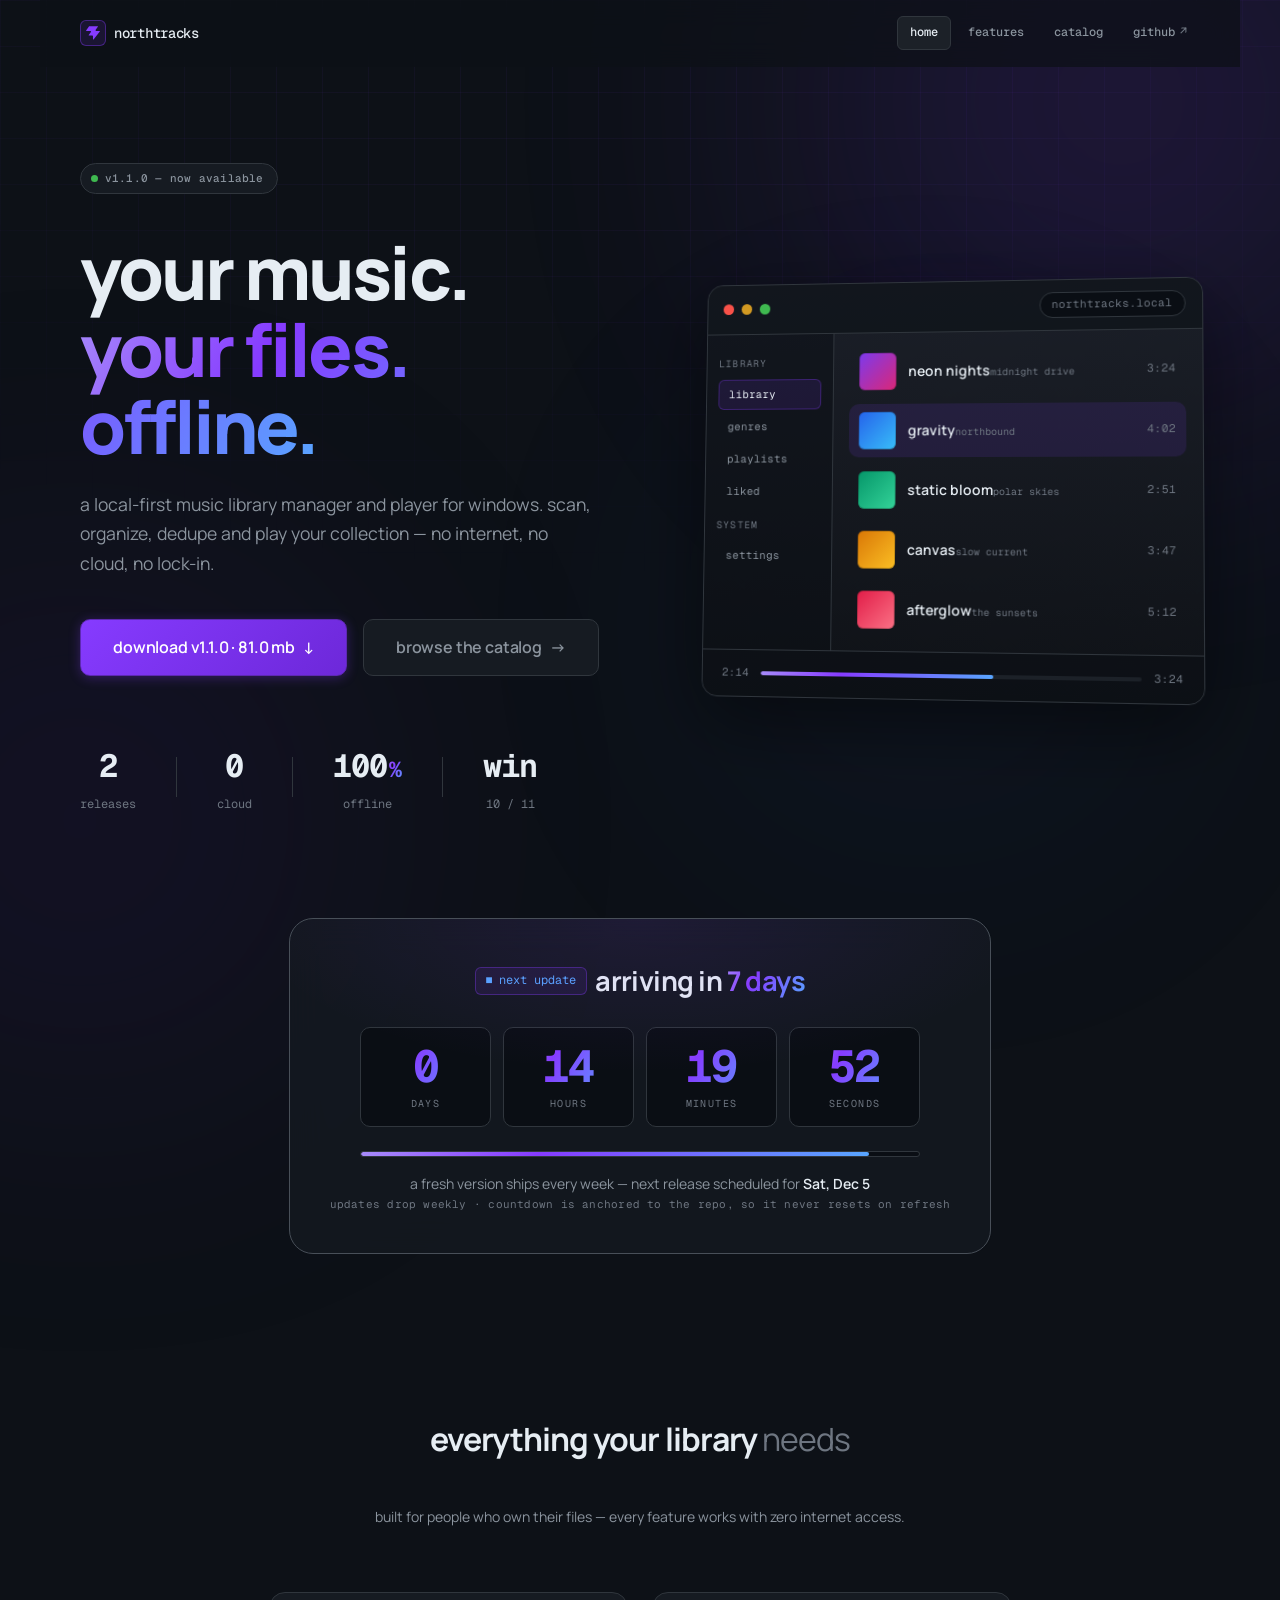
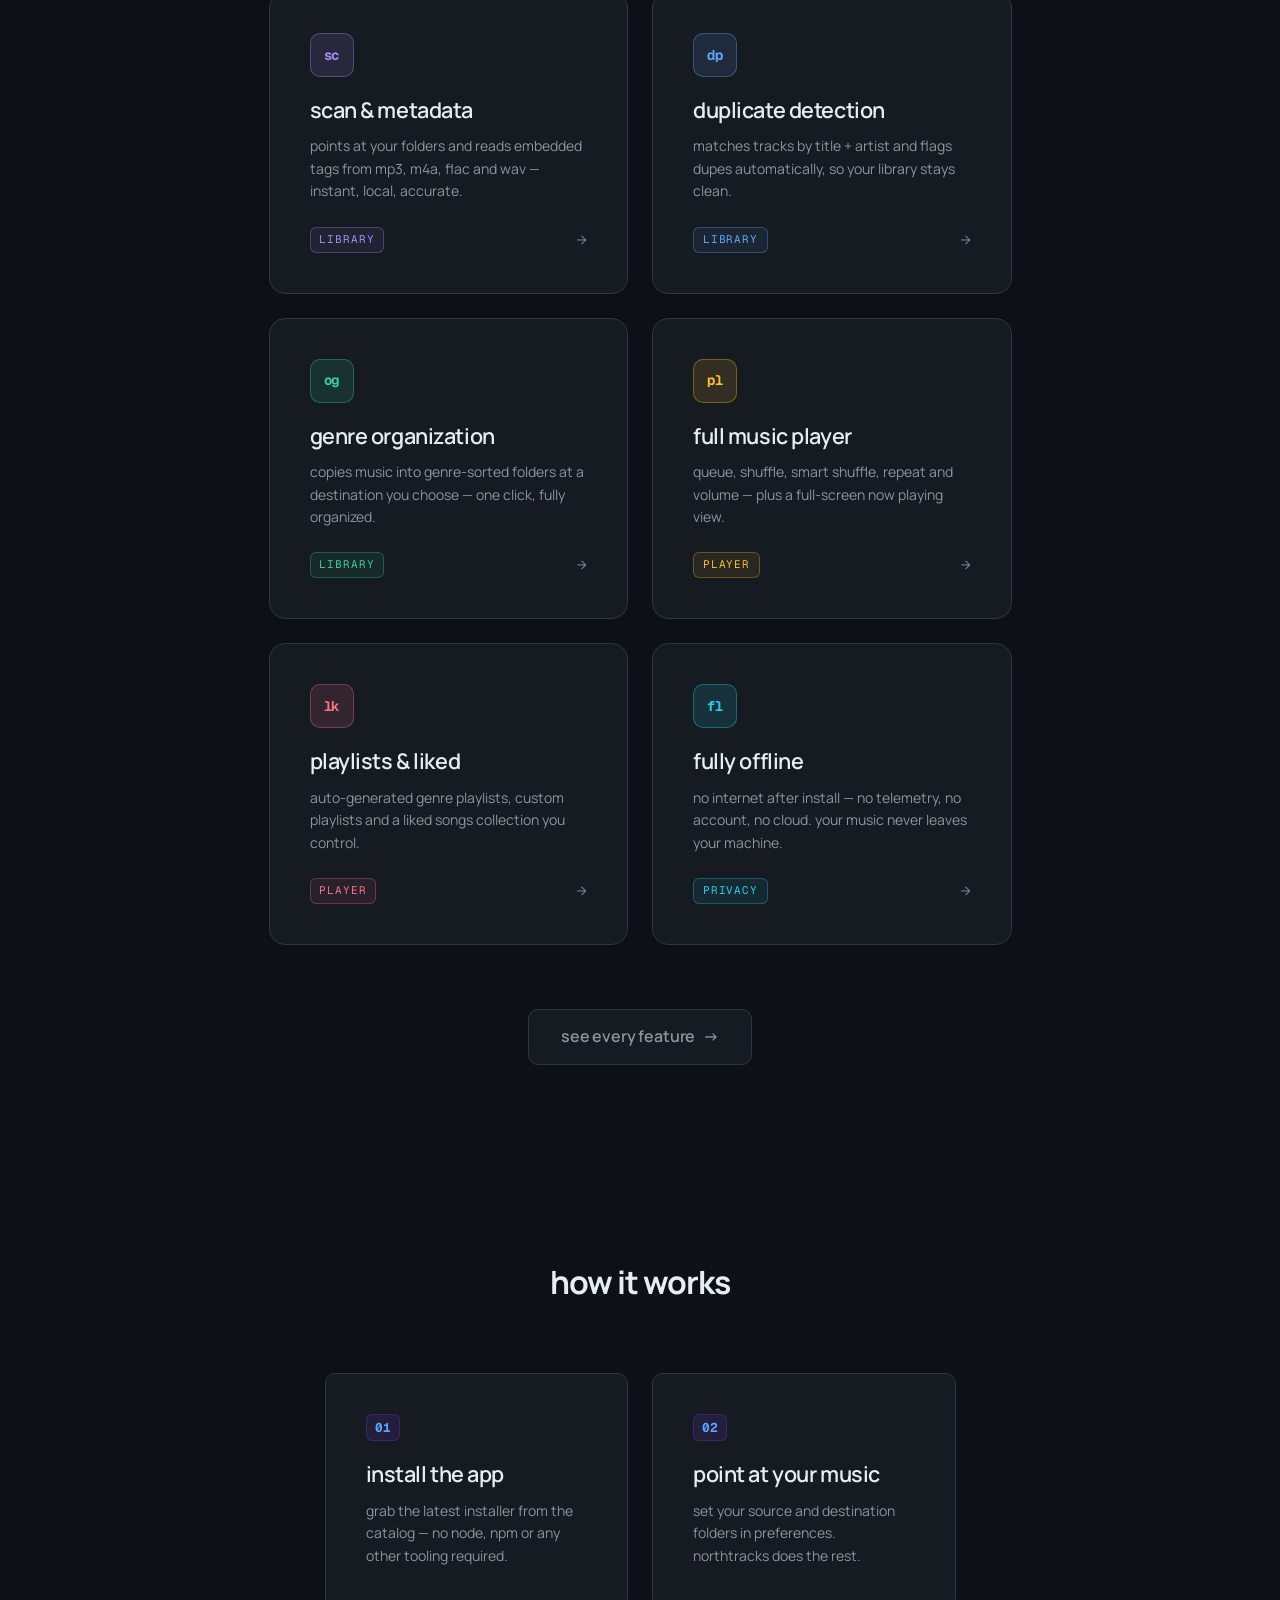
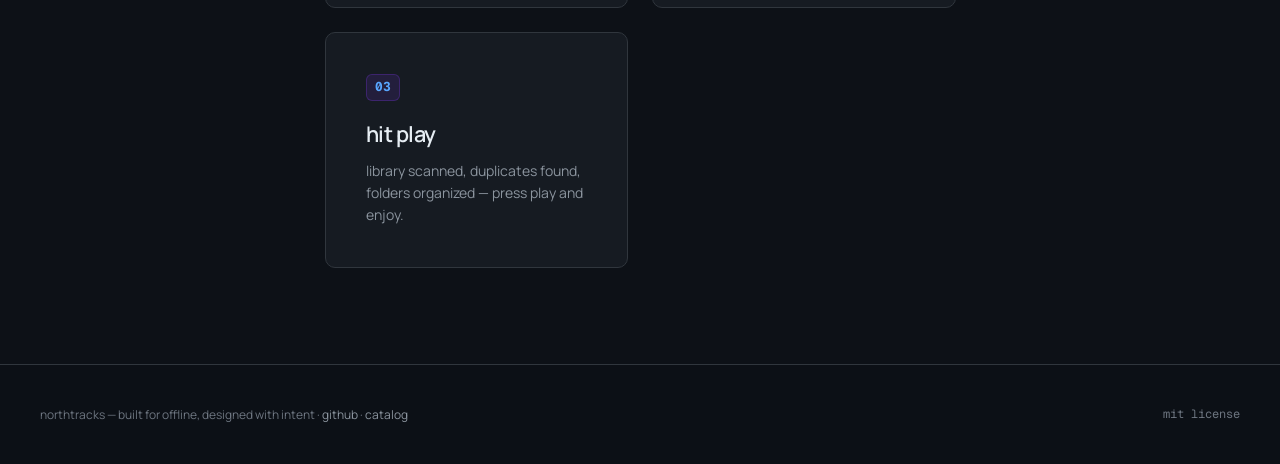
<file: docs/index.html>
<!DOCTYPE html>
<html lang="en">
<head>
    <meta charset="UTF-8">
    <meta name="viewport" content="width=device-width, initial-scale=1.0">
    <title>NorthTracks — local-first music library manager for windows</title>
    <meta name="description" content="NorthTracks is a local-first music library manager and player for Windows. Scan, organize, dedupe and play your music — fully offline.">
    <meta property="og:title" content="NorthTracks — your music. your files. offline.">
    <meta property="og:description" content="A local-first music library manager and player for Windows. Fully offline, no cloud dependency.">
    <link rel="icon" type="image/svg+xml" href="favicon.svg">
    <link rel="preconnect" href="https://fonts.googleapis.com">
    <link rel="preconnect" href="https://fonts.gstatic.com" crossorigin>
    <link href="https://fonts.googleapis.com/css2?family=Manrope:wght@300;400;500;600;700;800&family=Geist+Mono:wght@400;500;600;700&display=swap" rel="stylesheet">
    <link rel="stylesheet" href="shared/styles.css">
</head>
<body>

<div class="glow glow-1"></div>
<div class="glow glow-2"></div>
<div class="glow glow-3"></div>
<div class="bg-grid"></div>

<div class="page">

    <nav class="nav">
        <a class="logo" href="index.html">
            <span class="logo-icon">
                <svg width="14" height="14" fill="none" viewBox="0 0 48 46"><path fill="currentColor" d="M25.946 44.938c-.664.845-2.021.375-2.021-.698V33.937a2.26 2.26 0 0 0-2.262-2.262H10.287c-.92 0-1.456-1.04-.92-1.788l7.48-10.471c1.07-1.497 0-3.578-1.842-3.578H1.237c-.92 0-1.456-1.04-.92-1.788L10.013.474c.214-.297.556-.474.92-.474h28.894c.92 0 1.456 1.04.92 1.788l-7.48 10.471c-1.07 1.498 0 3.579 1.842 3.579h11.377c.943 0 1.473 1.088.89 1.83L25.947 44.94z"/></svg>
            </span>
            <span class="logo-text">northtracks</span>
        </a>
        <div class="nav-links">
            <a href="index.html" class="nav-link active">home</a>
            <a href="features.html" class="nav-link">features</a>
            <a href="releases.html" class="nav-link">catalog</a>
            <a href="https://github.com/mnishantlabs/NorthTracks" class="nav-link" target="_blank" rel="noopener">github <span class="nav-ext">&#8599;</span></a>
        </div>
    </nav>

    <header class="hero">
        <div class="split">

            <div class="hero-copy">
                <div class="hero-badge">
                    <span class="badge">
                        <span class="badge-dot"></span>
                        <span class="badge-text" id="version-badge">v1.1.0 — now available</span>
                    </span>
                </div>

                <h1 class="hero-title">
                    your music.<br>
                    <span class="hero-highlight">your files. offline.</span>
                </h1>

                <p class="hero-subtitle">
                    a local-first music library manager and player for windows.
                    scan, organize, dedupe and play your collection — no internet,
                    no cloud, no lock-in.
                </p>

                <div class="hero-actions">
                    <a class="btn btn-primary btn-lg disabled" id="dl-btn" href="https://github.com/mnishantlabs/NorthTracks/releases">
                        <span class="dl-label">loading latest…</span> <span class="btn-arrow">&darr;</span>
                    </a>
                    <a class="btn btn-ghost btn-lg" href="releases.html">browse the catalog <span class="btn-arrow">&rarr;</span></a>
                </div>

                <div class="stats">
                    <div class="stat">
                        <span class="stat-number" id="stat-releases">2</span>
                        <span class="stat-label">releases</span>
                    </div>
                    <div class="stat-divider"></div>
                    <div class="stat">
                        <span class="stat-number">0</span>
                        <span class="stat-label">cloud</span>
                    </div>
                    <div class="stat-divider"></div>
                    <div class="stat">
                        <span class="stat-number-wrap"><span class="stat-number">100</span><span class="stat-percent">%</span></span>
                        <span class="stat-label">offline</span>
                    </div>
                    <div class="stat-divider"></div>
                    <div class="stat">
                        <span class="stat-number">win</span>
                        <span class="stat-label">10 / 11</span>
                    </div>
                </div>
            </div>

            <div class="mock-wrap reveal">
                <div class="mock-glow"></div>
                <div class="mock">
                    <div class="mock-top">
                        <span class="mock-dot r"></span>
                        <span class="mock-dot y"></span>
                        <span class="mock-dot g"></span>
                        <span class="mock-addr">northtracks.local</span>
                    </div>
                    <div class="mock-body">
                        <div class="mock-side">
                            <span class="mock-side-label">library</span>
                            <span class="mock-side-item active">library</span>
                            <span class="mock-side-item">genres</span>
                            <span class="mock-side-item">playlists</span>
                            <span class="mock-side-item">liked</span>
                            <span class="mock-side-label">system</span>
                            <span class="mock-side-item">settings</span>
                        </div>
                        <div class="mock-main">
                            <div class="mock-row">
                                <span class="mock-cover" style="background:linear-gradient(135deg,#7c3aed,#db2777)"></span>
                                <span class="mock-meta"><span class="mock-title">neon nights</span><span class="mock-artist">midnight drive</span></span>
                                <span class="eq on"><span style="--d:0s"></span><span style="--d:.15s"></span><span style="--d:.3s"></span><span style="--d:.45s"></span><span style="--d:.6s"></span></span>
                                <span class="mock-dur">3:24</span>
                            </div>
                            <div class="mock-row playing">
                                <span class="mock-cover" style="background:linear-gradient(135deg,#2563eb,#38bdf8)"></span>
                                <span class="mock-meta"><span class="mock-title">gravity</span><span class="mock-artist">northbound</span></span>
                                <span class="eq"><span style="--d:0s"></span><span style="--d:.12s"></span><span style="--d:.3s"></span><span style="--d:.5s"></span><span style="--d:.62s"></span></span>
                                <span class="mock-dur">4:02</span>
                            </div>
                            <div class="mock-row">
                                <span class="mock-cover" style="background:linear-gradient(135deg,#059669,#34d399)"></span>
                                <span class="mock-meta"><span class="mock-title">static bloom</span><span class="mock-artist">polar skies</span></span>
                                <span class="eq"><span style="--d:.1s"></span><span style="--d:.3s"></span><span style="--d:.5s"></span><span style="--d:.7s"></span><span style="--d:.2s"></span></span>
                                <span class="mock-dur">2:51</span>
                            </div>
                            <div class="mock-row">
                                <span class="mock-cover" style="background:linear-gradient(135deg,#d97706,#fbbf24)"></span>
                                <span class="mock-meta"><span class="mock-title">canvas</span><span class="mock-artist">slow current</span></span>
                                <span class="eq"><span style="--d:.2s"></span><span style="--d:.4s"></span><span style="--d:.6s"></span><span style="--d:.1s"></span><span style="--d:.5s"></span></span>
                                <span class="mock-dur">3:47</span>
                            </div>
                            <div class="mock-row">
                                <span class="mock-cover" style="background:linear-gradient(135deg,#e11d48,#fb7185)"></span>
                                <span class="mock-meta"><span class="mock-title">afterglow</span><span class="mock-artist">the sunsets</span></span>
                                <span class="eq"><span style="--d:.3s"></span><span style="--d:.1s"></span><span style="--d:.5s"></span><span style="--d:.2s"></span><span style="--d:.4s"></span></span>
                                <span class="mock-dur">5:12</span>
                            </div>
                            <div class="mock-row">
                                <span class="mock-cover" style="background:linear-gradient(135deg,#0891b2,#22d3ee)"></span>
                                <span class="mock-meta"><span class="mock-title">crossfade</span><span class="mock-artist">signal lost</span></span>
                                <span class="eq"><span style="--d:.05s"></span><span style="--d:.25s"></span><span style="--d:.45s"></span><span style="--d:.65s"></span><span style="--d:.35s"></span></span>
                                <span class="mock-dur">3:33</span>
                            </div>
                        </div>
                    </div>
                    <div class="mock-progress">
                        <span class="mock-time">2:14</span>
                        <div class="mock-bar"><div class="mock-bar-fill"></div></div>
                        <span class="mock-time">3:24</span>
                    </div>
                </div>
            </div>

        </div>
    </header>

    <section class="countdown" id="update">
        <div class="panel countdown-card reveal" data-countdown>
            <div class="countdown-head">
                <span class="chip">■ next update</span>
                <h2 class="countdown-title">arriving in <span>7 days</span></h2>
            </div>
            <div class="timer">
                <div class="unit"><div class="num" data-unit="days">0</div><span class="txt">days</span></div>
                <div class="unit"><div class="num" data-unit="hours">0</div><span class="txt">hours</span></div>
                <div class="unit"><div class="num" data-unit="mins">0</div><span class="txt">minutes</span></div>
                <div class="unit"><div class="num" data-unit="secs">0</div><span class="txt">seconds</span></div>
            </div>
            <div class="progress"><div class="progress-fill" style="width:2%"></div></div>
            <p class="countdown-meta">a fresh version ships every week — next release scheduled for <strong id="countdown-schedule">…</strong></p>
            <p class="countdown-note">updates drop weekly · countdown is anchored to the repo, so it never resets on refresh</p>
        </div>
    </section>

    <section class="section" id="features">
        <h2 class="section-title">everything your library <span class="dim">needs</span></h2>
        <p class="section-sub">built for people who own their files — every feature works with zero internet access.</p>

        <div class="feature-grid">
            <div class="feature-card reveal" style="--card-accent:#a78bfa; --card-glow:rgba(167,139,250,.28)">
                <span class="feature-icon">sc</span>
                <h3>scan & metadata</h3>
                <p>points at your folders and reads embedded tags from mp3, m4a, flac and wav — instant, local, accurate.</p>
                <span class="feature-tag-row"><span class="tag">library</span><span class="feature-arrow">&rarr;</span></span>
            </div>
            <div class="feature-card reveal" style="--card-accent:#60a5fa; --card-glow:rgba(96,165,250,.28)">
                <span class="feature-icon">dp</span>
                <h3>duplicate detection</h3>
                <p>matches tracks by title + artist and flags dupes automatically, so your library stays clean.</p>
                <span class="feature-tag-row"><span class="tag">library</span><span class="feature-arrow">&rarr;</span></span>
            </div>
            <div class="feature-card reveal" style="--card-accent:#34d399; --card-glow:rgba(52,211,153,.28)">
                <span class="feature-icon">og</span>
                <h3>genre organization</h3>
                <p>copies music into genre-sorted folders at a destination you choose — one click, fully organized.</p>
                <span class="feature-tag-row"><span class="tag">library</span><span class="feature-arrow">&rarr;</span></span>
            </div>
            <div class="feature-card reveal" style="--card-accent:#fbbf24; --card-glow:rgba(251,191,36,.28)">
                <span class="feature-icon">pl</span>
                <h3>full music player</h3>
                <p>queue, shuffle, smart shuffle, repeat and volume — plus a full-screen now playing view.</p>
                <span class="feature-tag-row"><span class="tag">player</span><span class="feature-arrow">&rarr;</span></span>
            </div>
            <div class="feature-card reveal" style="--card-accent:#fb7185; --card-glow:rgba(251,113,133,.28)">
                <span class="feature-icon">lk</span>
                <h3>playlists & liked</h3>
                <p>auto-generated genre playlists, custom playlists and a liked songs collection you control.</p>
                <span class="feature-tag-row"><span class="tag">player</span><span class="feature-arrow">&rarr;</span></span>
            </div>
            <div class="feature-card reveal" style="--card-accent:#22d3ee; --card-glow:rgba(34,211,238,.28)">
                <span class="feature-icon">fl</span>
                <h3>fully offline</h3>
                <p>no internet after install — no telemetry, no account, no cloud. your music never leaves your machine.</p>
                <span class="feature-tag-row"><span class="tag">privacy</span><span class="feature-arrow">&rarr;</span></span>
            </div>
        </div>

        <div class="center" style="margin-top:var(--space-2xl)">
            <a class="btn btn-ghost btn-lg" href="features.html">see every feature <span class="btn-arrow">&rarr;</span></a>
        </div>
    </section>

    <section class="section">
        <h2 class="section-title">how it works</h2>
        <div class="steps">
            <div class="step reveal">
                <span class="step-number">01</span>
                <h3 class="step-title">install the app</h3>
                <p class="step-desc">grab the latest installer from the catalog — no node, npm or any other tooling required.</p>
            </div>
            <div class="step reveal">
                <span class="step-number">02</span>
                <h3 class="step-title">point at your music</h3>
                <p class="step-desc">set your source and destination folders in preferences. northtracks does the rest.</p>
            </div>
            <div class="step reveal">
                <span class="step-number">03</span>
                <h3 class="step-title">hit play</h3>
                <p class="step-desc">library scanned, duplicates found, folders organized — press play and enjoy.</p>
            </div>
        </div>
    </section>

    <footer class="footer">
        <div class="footer-inner">
            <span class="footer-text">northtracks — built for offline, designed with intent &middot; <a href="https://github.com/mnishantlabs/NorthTracks" target="_blank" rel="noopener">github</a> &middot; <a href="releases.html">catalog</a></span>
            <span class="footer-mono">mit license</span>
        </div>
    </footer>

</div>

<script src="shared/app.js"></script>
</body>
</html>
</file>
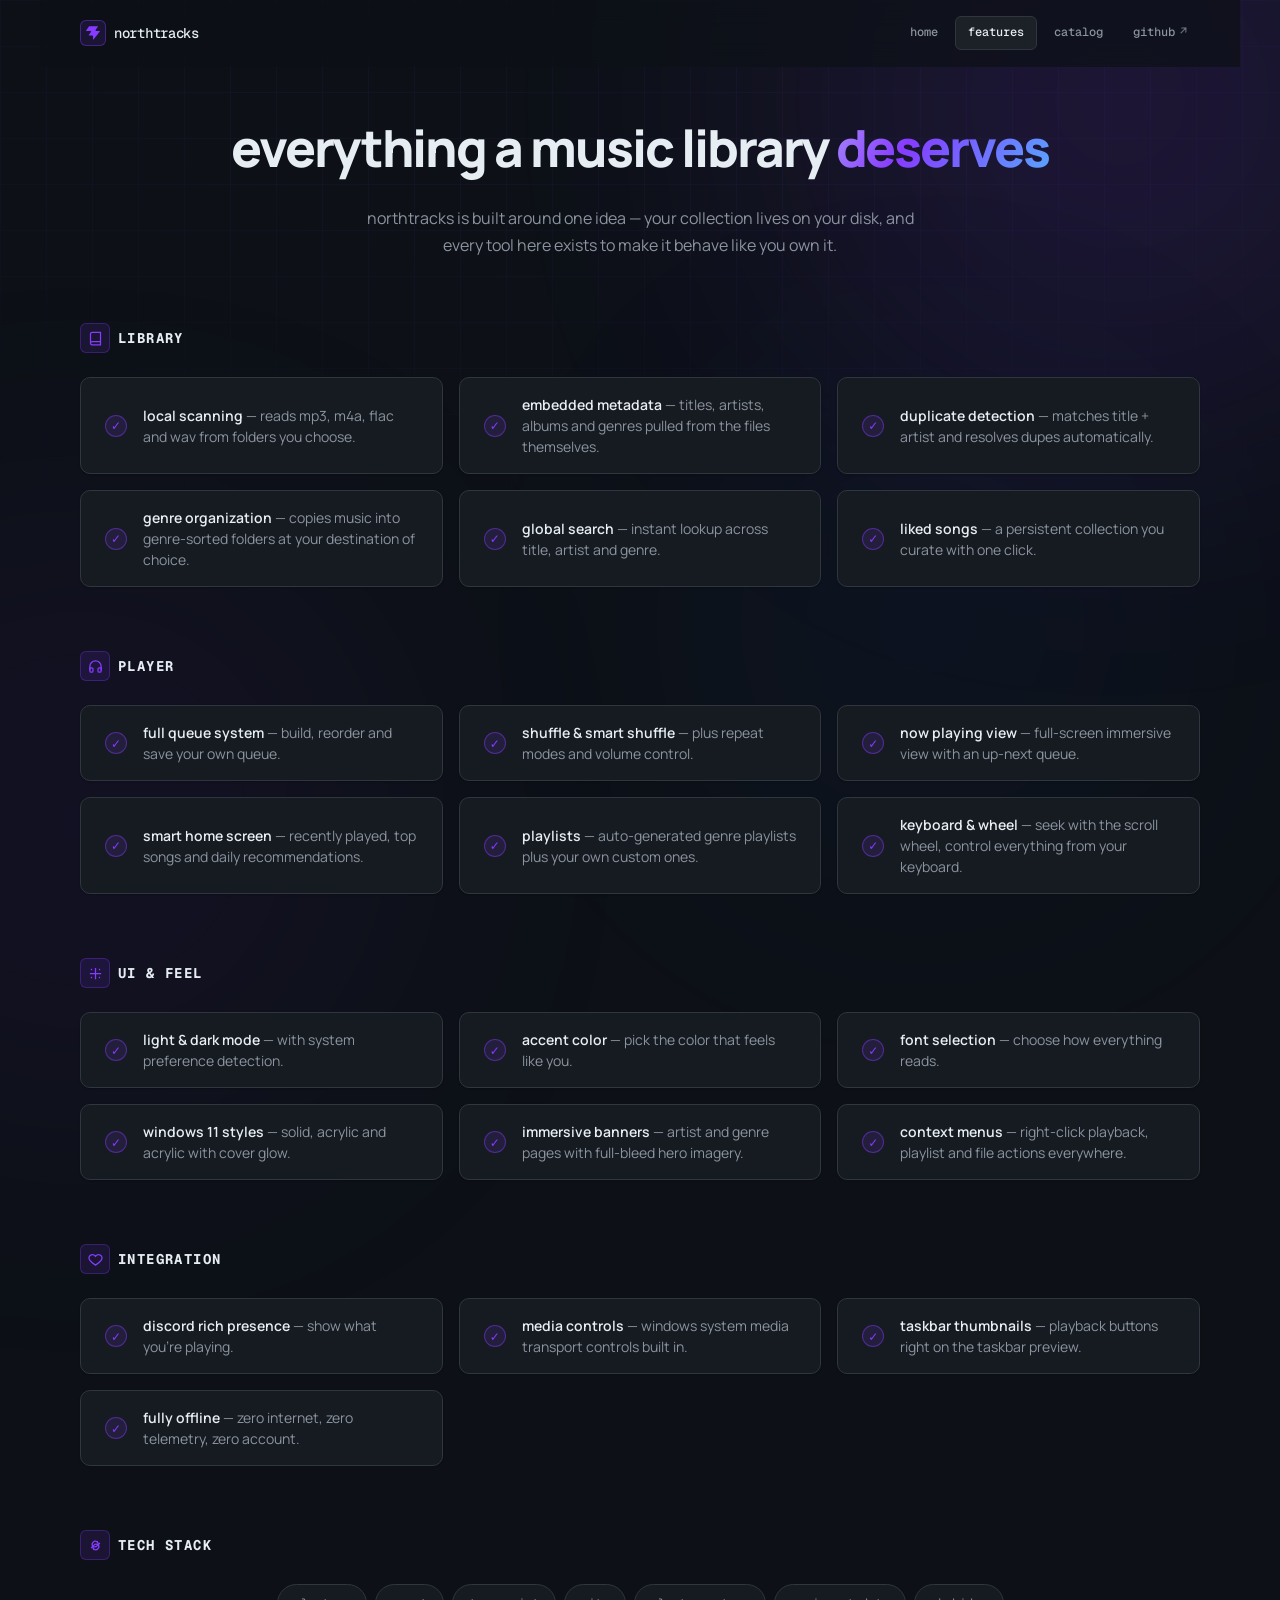
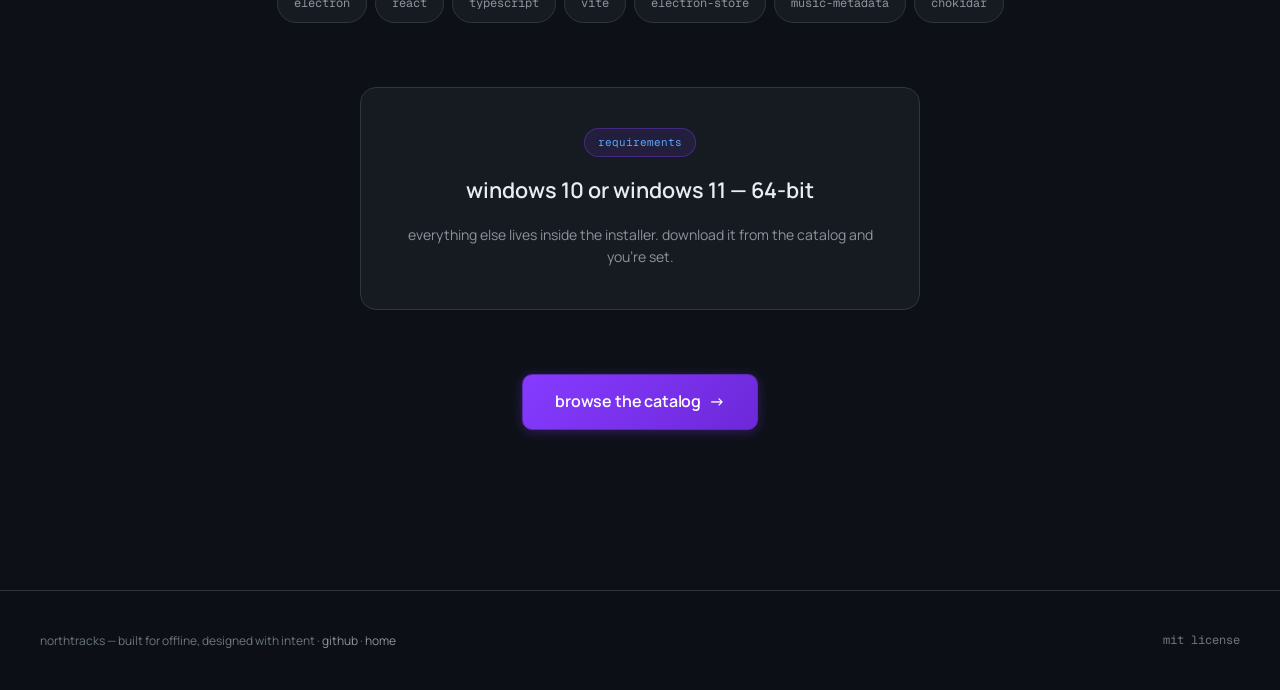
<file: docs/features.html>
<!DOCTYPE html>
<html lang="en">
<head>
    <meta charset="UTF-8">
    <meta name="viewport" content="width=device-width, initial-scale=1.0">
    <title>Features — NorthTracks</title>
    <meta name="description" content="Every NorthTracks feature — library, player, UI and integration — all fully offline.">
    <link rel="icon" type="image/svg+xml" href="favicon.svg">
    <link rel="preconnect" href="https://fonts.googleapis.com">
    <link rel="preconnect" href="https://fonts.gstatic.com" crossorigin>
    <link href="https://fonts.googleapis.com/css2?family=Manrope:wght@300;400;500;600;700;800&family=Geist+Mono:wght@400;500;600;700&display=swap" rel="stylesheet">
    <link rel="stylesheet" href="shared/styles.css">
</head>
<body>

<div class="glow glow-1"></div>
<div class="glow glow-2"></div>
<div class="glow glow-3"></div>
<div class="bg-grid"></div>

<div class="page">

    <nav class="nav">
        <a class="logo" href="index.html">
            <span class="logo-icon">
                <svg width="14" height="14" fill="none" viewBox="0 0 48 46"><path fill="currentColor" d="M25.946 44.938c-.664.845-2.021.375-2.021-.698V33.937a2.26 2.26 0 0 0-2.262-2.262H10.287c-.92 0-1.456-1.04-.92-1.788l7.48-10.471c1.07-1.497 0-3.578-1.842-3.578H1.237c-.92 0-1.456-1.04-.92-1.788L10.013.474c.214-.297.556-.474.92-.474h28.894c.92 0 1.456 1.04.92 1.788l-7.48 10.471c-1.07 1.498 0 3.579 1.842 3.579h11.377c.943 0 1.473 1.088.89 1.83L25.947 44.94z"/></svg>
            </span>
            <span class="logo-text">northtracks</span>
        </a>
        <div class="nav-links">
            <a href="index.html" class="nav-link">home</a>
            <a href="features.html" class="nav-link active">features</a>
            <a href="releases.html" class="nav-link">catalog</a>
            <a href="https://github.com/mnishantlabs/NorthTracks" class="nav-link" target="_blank" rel="noopener">github <span class="nav-ext">&#8599;</span></a>
        </div>
    </nav>

    <main class="container">
        <header class="page-head">
            <h1 class="page-title">everything a music library <span>deserves</span></h1>
            <p class="page-sub">northtracks is built around one idea — your collection lives on your disk, and every tool here exists to make it behave like you own it.</p>
        </header>

        <section class="group reveal">
            <div class="group-head">
                <span class="group-icon">
                    <svg width="15" height="15" fill="none" stroke="currentColor" stroke-width="2" viewBox="0 0 24 24"><path d="M4 19.5A2.5 2.5 0 0 1 6.5 17H20"/><path d="M6.5 2H20v20H6.5A2.5 2.5 0 0 1 4 19.5v-15A2.5 2.5 0 0 1 6.5 2z"/></svg>
                </span>
                <span class="group-title">library</span>
            </div>
            <div class="check-list">
                <div class="check-item"><span class="check-boxx">✓</span><span class="check-text"><strong>local scanning</strong> — reads mp3, m4a, flac and wav from folders you choose.</span></div>
                <div class="check-item"><span class="check-boxx">✓</span><span class="check-text"><strong>embedded metadata</strong> — titles, artists, albums and genres pulled from the files themselves.</span></div>
                <div class="check-item"><span class="check-boxx">✓</span><span class="check-text"><strong>duplicate detection</strong> — matches title + artist and resolves dupes automatically.</span></div>
                <div class="check-item"><span class="check-boxx">✓</span><span class="check-text"><strong>genre organization</strong> — copies music into genre-sorted folders at your destination of choice.</span></div>
                <div class="check-item"><span class="check-boxx">✓</span><span class="check-text"><strong>global search</strong> — instant lookup across title, artist and genre.</span></div>
                <div class="check-item"><span class="check-boxx">✓</span><span class="check-text"><strong>liked songs</strong> — a persistent collection you curate with one click.</span></div>
            </div>
        </section>

        <section class="group reveal">
            <div class="group-head">
                <span class="group-icon">
                    <svg width="15" height="15" fill="none" stroke="currentColor" stroke-width="2" viewBox="0 0 24 24"><path d="M3 18v-6a9 9 0 0 1 18 0v6"/><path d="M21 19a2 2 0 0 1-2 2h-1a2 2 0 0 1-2-2v-3a2 2 0 0 1 2-2h3v5zM3 19a2 2 0 0 0 2 2h1a2 2 0 0 0 2-2v-3a2 2 0 0 0-2-2H3v5z"/></svg>
                </span>
                <span class="group-title">player</span>
            </div>
            <div class="check-list">
                <div class="check-item"><span class="check-boxx">✓</span><span class="check-text"><strong>full queue system</strong> — build, reorder and save your own queue.</span></div>
                <div class="check-item"><span class="check-boxx">✓</span><span class="check-text"><strong>shuffle & smart shuffle</strong> — plus repeat modes and volume control.</span></div>
                <div class="check-item"><span class="check-boxx">✓</span><span class="check-text"><strong>now playing view</strong> — full-screen immersive view with an up-next queue.</span></div>
                <div class="check-item"><span class="check-boxx">✓</span><span class="check-text"><strong>smart home screen</strong> — recently played, top songs and daily recommendations.</span></div>
                <div class="check-item"><span class="check-boxx">✓</span><span class="check-text"><strong>playlists</strong> — auto-generated genre playlists plus your own custom ones.</span></div>
                <div class="check-item"><span class="check-boxx">✓</span><span class="check-text"><strong>keyboard & wheel</strong> — seek with the scroll wheel, control everything from your keyboard.</span></div>
            </div>
        </section>

        <section class="group reveal">
            <div class="group-head">
                <span class="group-icon">
                    <svg width="15" height="15" fill="none" stroke="currentColor" stroke-width="2" viewBox="0 0 24 24"><path d="M12 3v18M3 12h18M4.9 4.9l1.4 1.4m11.4 11.4 1.4 1.4M19.1 4.9l-1.4 1.4M6.3 17.7l-1.4 1.4"/></svg>
                </span>
                <span class="group-title">ui & feel</span>
            </div>
            <div class="check-list">
                <div class="check-item"><span class="check-boxx">✓</span><span class="check-text"><strong>light & dark mode</strong> — with system preference detection.</span></div>
                <div class="check-item"><span class="check-boxx">✓</span><span class="check-text"><strong>accent color</strong> — pick the color that feels like you.</span></div>
                <div class="check-item"><span class="check-boxx">✓</span><span class="check-text"><strong>font selection</strong> — choose how everything reads.</span></div>
                <div class="check-item"><span class="check-boxx">✓</span><span class="check-text"><strong>windows 11 styles</strong> — solid, acrylic and acrylic with cover glow.</span></div>
                <div class="check-item"><span class="check-boxx">✓</span><span class="check-text"><strong>immersive banners</strong> — artist and genre pages with full-bleed hero imagery.</span></div>
                <div class="check-item"><span class="check-boxx">✓</span><span class="check-text"><strong>context menus</strong> — right-click playback, playlist and file actions everywhere.</span></div>
            </div>
        </section>

        <section class="group reveal">
            <div class="group-head">
                <span class="group-icon">
                    <svg width="15" height="15" fill="none" stroke="currentColor" stroke-width="2" viewBox="0 0 24 24"><path d="M12 21s-7-4.6-9.5-8.5C.5 9 2 5.5 5.5 4.5 8 3.8 10.5 5 12 7c1.5-2 4-3.2 6.5-2.5C22 5.5 23.5 9 21.5 12.5 19 16.4 12 21 12 21z"/></svg>
                </span>
                <span class="group-title">integration</span>
            </div>
            <div class="check-list">
                <div class="check-item"><span class="check-boxx">✓</span><span class="check-text"><strong>discord rich presence</strong> — show what you're playing.</span></div>
                <div class="check-item"><span class="check-boxx">✓</span><span class="check-text"><strong>media controls</strong> — windows system media transport controls built in.</span></div>
                <div class="check-item"><span class="check-boxx">✓</span><span class="check-text"><strong>taskbar thumbnails</strong> — playback buttons right on the taskbar preview.</span></div>
                <div class="check-item"><span class="check-boxx">✓</span><span class="check-text"><strong>fully offline</strong> — zero internet, zero telemetry, zero account.</span></div>
            </div>
        </section>

        <section class="group reveal">
            <div class="group-head">
                <span class="group-icon">
                    <svg width="15" height="15" fill="none" stroke="currentColor" stroke-width="2" viewBox="0 0 24 24"><path d="M14.7 6.3a5 5 0 0 0-7 7L5 16l3-3a5 5 0 0 0 7-7z"/><path d="M9.3 17.7a5 5 0 0 0 7-7L19 8l-3 3a5 5 0 0 0-7 7z"/></svg>
                </span>
                <span class="group-title">tech stack</span>
            </div>
            <div class="chip-row">
                <span class="chip-lg">electron</span>
                <span class="chip-lg">react</span>
                <span class="chip-lg">typescript</span>
                <span class="chip-lg">vite</span>
                <span class="chip-lg">electron-store</span>
                <span class="chip-lg">music-metadata</span>
                <span class="chip-lg">chokidar</span>
            </div>
        </section>

        <section class="group reveal" style="text-align:center">
            <div class="req-card" style="margin:0 auto">
                <span class="req-badge">requirements</span>
                <h3>windows 10 or windows 11 — 64-bit</h3>
                <p>everything else lives inside the installer. download it from the catalog and you're set.</p>
            </div>
            <div style="margin-top:var(--space-2xl)">
                <a class="btn btn-primary btn-lg" href="releases.html">browse the catalog <span class="btn-arrow">&rarr;</span></a>
            </div>
        </section>
    </main>

    <footer class="footer">
        <div class="footer-inner">
            <span class="footer-text">northtracks — built for offline, designed with intent &middot; <a href="https://github.com/mnishantlabs/NorthTracks" target="_blank" rel="noopener">github</a> &middot; <a href="index.html">home</a></span>
            <span class="footer-mono">mit license</span>
        </div>
    </footer>

</div>

<script src="shared/app.js"></script>
</body>
</html>
</file>
<file: docs/shared/styles.css>
/* ============================================
   NORTHTRACKS — SHARED DESIGN SYSTEM
   manrope (body) + geist mono (accents)
   palette: github-dark base, purple brand accent
   ============================================ */

@font-face {
    font-family: 'Manrope';
    font-style: normal;
    font-weight: 300;
    src: local('Manrope Light');
    font-display: swap;
}

:root {
    --bg:          #0d1117;
    --bg-card:     #161b22;
    --bg-hover:    #1c2128;
    --bg-inset:    #0a0e14;
    --border:      #30363d;
    --border-light:#484f58;
    --text:        #e6edf3;
    --text-muted:  #8b949e;
    --text-dim:    #6e7681;

    --accent:      #863bff;
    --accent-contrast: #fff;
    --accent-glow: rgba(134,59,255,.3);
    --accent-soft: rgba(134,59,255,.12);
    --accent-2:    #58a6ff;
    --accent-2-glow:rgba(88,166,255,.2);
    --grad-hero:   linear-gradient(120deg, #a78bfa 0%, #863bff 35%, #58a6ff 100%);

    --success:     #3fb950;
    --warning:     #d29922;
    --danger:      #f85149;

    --ff-body:   'Manrope', system-ui, sans-serif;
    --ff-mono:   'Geist Mono', 'SF Mono', monospace;

    --fs-hero:   clamp(2.6rem, 6.5vw, 4.6rem);
    --fs-h1:     clamp(2rem, 4vw, 3.2rem);
    --fs-h2:     clamp(1.4rem, 3vw, 2rem);
    --fs-h3:     clamp(1.05rem, 2vw, 1.35rem);
    --fs-body:   1rem;
    --fs-small:  .875rem;
    --fs-xs:     .75rem;
    --fs-mono:   .8rem;

    --fw-light:  300;
    --fw-regular:400;
    --fw-medium: 500;
    --fw-semi:   600;
    --fw-bold:   700;
    --fw-extra:  800;

    --space-xs:  .25rem;
    --space-sm:  .5rem;
    --space-md:  1rem;
    --space-lg:  1.5rem;
    --space-xl:  2.5rem;
    --space-2xl: 4rem;
    --space-3xl: 6rem;

    --radius-sm:  6px;
    --radius-md:  10px;
    --radius-lg:  16px;
    --radius-xl:  24px;
    --radius-full: 9999px;

    --ease: cubic-bezier(.4,0,.2,1);
    --duration: .3s;
}

/* ============================================
   RESET & BASE
   ============================================ */

*,*::before,*::after { box-sizing:border-box; margin:0; padding:0; }

html {
    scroll-behavior: smooth;
    -webkit-font-smoothing: antialiased;
    text-rendering: optimizeLegibility;
}

body {
    font-family: var(--ff-body);
    font-size: var(--fs-body);
    font-weight: var(--fw-regular);
    color: var(--text);
    background: var(--bg);
    min-height: 100vh;
    overflow-x: hidden;
    line-height: 1.6;
    position: relative;
}

a { color: inherit; text-decoration: none; }
button { cursor: pointer; border: none; background: none; font-family: inherit; color: inherit; }
ul,ol { list-style: none; }
img,svg { display: block; max-width: 100%; }
code { font-family: var(--ff-mono); }
::selection { background: var(--accent); color: var(--accent-contrast); }

:focus-visible {
    outline: 2px solid var(--accent);
    outline-offset: 2px;
    border-radius: var(--radius-sm);
}

/* ============================================
   ATMOSPHERE: glows + grid
   ============================================ */

.glow {
    position: fixed;
    border-radius: 50%;
    filter: blur(140px);
    pointer-events: none;
    z-index: 0;
}
.glow-1 { width:640px; height:640px; background:#7c3aed; top:-220px; right:-160px; opacity:.16; }
.glow-2 { width:520px; height:520px; background:#4c1d95; bottom:-180px; left:-180px; opacity:.14; }
.glow-3 { width:420px; height:420px; background:#2563eb; top:46%; left:56%; opacity:.07; }

.bg-grid {
    position: fixed;
    inset: 0;
    z-index: 0;
    pointer-events: none;
    background-image:
        linear-gradient(rgba(134,59,255,.05) 1px, transparent 1px),
        linear-gradient(90deg, rgba(134,59,255,.05) 1px, transparent 1px);
    background-size: 46px 46px;
    -webkit-mask-image: radial-gradient(ellipse 90% 65% at 50% 0%, #000 35%, transparent 100%);
    mask-image: radial-gradient(ellipse 90% 65% at 50% 0%, #000 35%, transparent 100%);
}

/* ============================================
   LAYOUT
   ============================================ */

.page {
    position: relative;
    min-height: 100vh;
    display: flex;
    flex-direction: column;
    z-index: 1;
}

.container {
    position: relative;
    width: 100%;
    max-width: 1200px;
    margin: 0 auto;
    padding: var(--space-xl) var(--space-xl) var(--space-3xl);
    flex: 1;
}

.section {
    position: relative;
    max-width: 1200px;
    margin: 0 auto;
    padding: var(--space-3xl) var(--space-xl);
}

.split {
    display: grid;
    grid-template-columns: 1.05fr .95fr;
    gap: var(--space-2xl);
    align-items: center;
}

@media (max-width: 980px) {
    .container { padding: var(--space-lg) var(--space-md) var(--space-2xl); }
    .section { padding: var(--space-2xl) var(--space-md); }
    .split { grid-template-columns: 1fr; }
}

/* ============================================
   NAV
   ============================================ */

.nav {
    position: sticky;
    top: 0;
    z-index: 50;
    display: flex;
    align-items: center;
    justify-content: space-between;
    gap: var(--space-md);
    padding: var(--space-md) var(--space-xl);
    max-width: 1200px;
    margin: 0 auto;
    width: 100%;
    background: rgba(13,17,23,.72);
    backdrop-filter: blur(14px);
    -webkit-backdrop-filter: blur(14px);
    border-bottom: 1px solid transparent;
}
.nav.scrolled { border-bottom-color: var(--border); }

.logo {
    display: inline-flex;
    align-items: center;
    gap: var(--space-sm);
    transition: opacity var(--duration) var(--ease);
}
.logo:hover { opacity: .85; }
.logo-icon {
    display: inline-flex;
    width: 26px; height: 26px;
    align-items: center; justify-content: center;
    background: var(--accent-soft);
    border: 1px solid color-mix(in srgb, var(--accent) 40%, transparent);
    border-radius: var(--radius-sm);
    color: var(--accent);
}
.logo-text {
    font-family: var(--ff-mono);
    font-size: var(--fs-small);
    font-weight: var(--fw-medium);
    letter-spacing: -.02em;
    text-transform: lowercase;
    white-space: nowrap;
}

.nav-links { display: flex; gap: var(--space-xs); flex-wrap: wrap; }
.nav-link {
    font-family: var(--ff-mono);
    font-size: var(--fs-xs);
    font-weight: var(--fw-medium);
    color: var(--text-muted);
    text-transform: lowercase;
    padding: .4rem .75rem;
    border-radius: var(--radius-sm);
    border: 1px solid transparent;
    transition: all var(--duration) var(--ease);
    white-space: nowrap;
    display: inline-flex;
    align-items: center;
    gap: .3rem;
}
.nav-link:hover { color: var(--text); background: var(--bg-hover); border-color: var(--border); }
.nav-link.active { color: var(--text); background: var(--bg-hover); border-color: var(--border); }
.nav-link .nav-ext { color: var(--text-dim); }
.nav-link:hover .nav-ext { color: var(--accent); }

@media (max-width: 560px) {
    .nav { padding: var(--space-sm) var(--space-md); }
    .nav-link { padding: .35rem .5rem; font-size: 11px; }
}

/* ============================================
   BUTTONS
   ============================================ */

.btn {
    display: inline-flex;
    align-items: center;
    gap: var(--space-sm);
    padding: .7rem 1.5rem;
    border-radius: var(--radius-md);
    font-family: var(--ff-body);
    font-size: var(--fs-small);
    font-weight: var(--fw-semi);
    letter-spacing: -.01em;
    transition: all var(--duration) var(--ease);
    justify-content: center;
    white-space: nowrap;
}
.btn-primary {
    background: linear-gradient(135deg, var(--accent), #6d28d9);
    color: var(--accent-contrast);
    border: 1px solid color-mix(in srgb, var(--accent) 70%, #000);
    box-shadow: 0 2px 12px var(--accent-glow);
}
.btn-primary:hover {
    transform: translateY(-2px);
    box-shadow: 0 8px 28px var(--accent-glow);
    filter: brightness(1.08);
}
.btn-ghost {
    border: 1px solid var(--border);
    color: var(--text-muted);
    background: var(--bg-card);
}
.btn-ghost:hover { border-color: var(--border-light); color: var(--text); background: var(--bg-hover); }
.btn-lg { padding: .9rem 2rem; font-size: var(--fs-body); }
.btn-sm { padding: .45rem .9rem; font-size: var(--fs-xs); border-radius: var(--radius-sm); }

.btn-arrow { transition: transform var(--duration) var(--ease); }
.btn:hover .btn-arrow { transform: translateX(3px); }

.btn.disabled { opacity: .5; pointer-events: none; }

.btn-group { display: flex; gap: var(--space-md); flex-wrap: wrap; }

/* ============================================
   BADGES / CHIPS / TAGS
   ============================================ */

.badge {
    display: inline-flex;
    align-items: center;
    gap: .4rem;
    padding: .35rem .85rem .35rem .65rem;
    background: var(--bg-card);
    border: 1px solid var(--border);
    border-radius: var(--radius-full);
}
.badge-dot {
    width: 7px; height: 7px;
    border-radius: 50%;
    background: var(--success);
    animation: pulse 2s infinite;
}
.badge-text {
    font-family: var(--ff-mono);
    font-size: 11px;
    font-weight: var(--fw-medium);
    color: var(--text-muted);
    text-transform: lowercase;
    letter-spacing: .02em;
}

.chip {
    display: inline-flex;
    align-items: center;
    gap: .35rem;
    font-family: var(--ff-mono);
    font-size: var(--fs-xs);
    color: var(--accent-2);
    text-transform: lowercase;
    padding: .2rem .6rem;
    border: 1px solid color-mix(in srgb, var(--accent) 35%, transparent);
    border-radius: var(--radius-sm);
    background: color-mix(in srgb, var(--accent) 10%, transparent);
}

.tag {
    display: inline-block;
    font-family: var(--ff-mono);
    font-size: 11px;
    color: var(--text-dim);
    text-transform: uppercase;
    letter-spacing: .08em;
    padding: .2rem .55rem;
    border: 1px solid var(--border);
    border-radius: var(--radius-sm);
    background: var(--bg-hover);
}

/* ============================================
   HERO (home)
   ============================================ */

.hero {
    max-width: 1200px;
    margin: 0 auto;
    padding: var(--space-3xl) var(--space-xl) var(--space-2xl);
}

.hero-copy { text-align: left; }
.hero-badge { margin-bottom: var(--space-xl); }

.hero-title {
    font-size: var(--fs-hero);
    font-weight: var(--fw-extra);
    line-height: 1.05;
    letter-spacing: -.04em;
    margin-bottom: var(--space-lg);
}
.hero-highlight {
    background: var(--grad-hero);
    -webkit-background-clip: text;
    background-clip: text;
    -webkit-text-fill-color: transparent;
    color: transparent;
}

.hero-subtitle {
    font-size: clamp(1rem, 1.6vw, 1.1rem);
    color: var(--text-muted);
    max-width: 520px;
    margin-bottom: var(--space-xl);
    line-height: 1.7;
}

.hero-actions {
    display: flex;
    align-items: center;
    gap: var(--space-md);
    margin-bottom: var(--space-2xl);
    flex-wrap: wrap;
}

/* stats */
.stats {
    display: flex;
    align-items: center;
    gap: var(--space-xl);
    flex-wrap: wrap;
}
.stat { display: flex; flex-direction: column; align-items: center; }
.stat-number-wrap { display: flex; align-items: baseline; gap: 2px; }
.stat-number {
    font-family: var(--ff-mono);
    font-size: var(--fs-h2);
    font-weight: var(--fw-bold);
    letter-spacing: -.03em;
}
.stat-percent {
    font-family: var(--ff-mono);
    font-size: var(--fs-h3);
    font-weight: var(--fw-bold);
    background: var(--grad-hero);
    -webkit-background-clip: text;
    background-clip: text;
    -webkit-text-fill-color: transparent;
}
.stat-label {
    font-family: var(--ff-mono);
    font-size: var(--fs-xs);
    color: var(--text-dim);
    text-transform: lowercase;
    margin-top: var(--space-xs);
}
.stat-divider { width: 1px; height: 40px; background: var(--border); }

@media (max-width: 560px) {
    .stats { gap: var(--space-md); }
    .stat-number { font-size: var(--fs-h3); }
    .stat-percent { font-size: var(--fs-body); }
}

/* ============================================
   EQUALIZER (animated bars)
   ============================================ */

.eq { display: inline-flex; align-items: flex-end; gap: 3px; height: 16px; }
.eq span {
    width: 3px;
    border-radius: 2px;
    background: var(--accent);
    transform-origin: bottom;
    animation: eq 1.2s var(--ease) infinite;
    animation-delay: var(--d, 0s);
}
.eq.on span { background: var(--success); }

@keyframes eq {
    0%, 100% { transform: scaleY(.25); }
    50%      { transform: scaleY(1); }
}

/* ============================================
   MOCK APP WINDOW
   ============================================ */

.mock-wrap { position: relative; }

.mock-glow {
    position: absolute;
    inset: 8% 4% 0;
    background: radial-gradient(60% 60% at 50% 40%, var(--accent-glow), transparent 70%);
    filter: blur(40px);
    z-index: 0;
}

.mock {
    position: relative;
    z-index: 1;
    background: linear-gradient(180deg, #1b1f28, #0f1217);
    border: 1px solid var(--border);
    border-radius: var(--radius-lg);
    overflow: hidden;
    box-shadow: 0 24px 80px rgba(0,0,0,.5);
    transform: perspective(1200px) rotateY(-6deg) rotateX(3deg);
    transition: transform var(--duration) var(--ease);
}
.mock:hover { transform: perspective(1200px) rotateY(0) rotateX(0); }

.mock-top {
    display: flex;
    align-items: center;
    gap: 8px;
    padding: 12px 16px;
    border-bottom: 1px solid var(--border);
    background: rgba(13,17,23,.6);
}
.mock-dot { width: 11px; height: 11px; border-radius: 50%; }
.mock-dot.r { background: #f85149; }
.mock-dot.y { background: #d29922; }
.mock-dot.g { background: #3fb950; }
.mock-addr {
    margin-left: auto;
    font-family: var(--ff-mono);
    font-size: 11px;
    color: var(--text-dim);
    background: var(--bg-inset);
    border: 1px solid var(--border);
    padding: .2rem .7rem;
    border-radius: var(--radius-full);
}

.mock-body { display: flex; height: 320px; }

.mock-side {
    width: 132px;
    flex-shrink: 0;
    border-right: 1px solid var(--border);
    padding: 14px 12px;
    display: flex;
    flex-direction: column;
    gap: 4px;
    background: rgba(10,14,20,.5);
}
.mock-side-label {
    font-family: var(--ff-mono);
    font-size: 10px;
    text-transform: uppercase;
    letter-spacing: .12em;
    color: var(--text-dim);
    margin: 8px 0 4px;
}
.mock-side-item {
    font-family: var(--ff-mono);
    font-size: 11px;
    color: var(--text-muted);
    padding: .35rem .6rem;
    border-radius: var(--radius-sm);
}
.mock-side-item.active { color: var(--text); background: var(--accent-soft); border: 1px solid color-mix(in srgb, var(--accent) 30%, transparent); }

.mock-main { flex: 1; padding: 12px 16px; display: flex; flex-direction: column; gap: 6px; overflow: hidden; }

.mock-row {
    display: flex;
    align-items: center;
    gap: 12px;
    padding: 8px 10px;
    border-radius: var(--radius-md);
    transition: background var(--duration) var(--ease);
}
.mock-row:hover { background: var(--bg-hover); }
.mock-row.playing { background: var(--accent-soft); }

.mock-cover {
    width: 38px; height: 38px;
    border-radius: var(--radius-sm);
    flex-shrink: 0;
    box-shadow: inset 0 0 0 1px rgba(0,0,0,.2);
}
.mock-row .mock-meta { min-width: 0; flex: 1; }
.mock-title {
    font-size: var(--fs-small);
    font-weight: var(--fw-semi);
    white-space: nowrap;
    overflow: hidden;
    text-overflow: ellipsis;
}
.mock-artist {
    font-family: var(--ff-mono);
    font-size: 10px;
    color: var(--text-dim);
    white-space: nowrap;
    overflow: hidden;
    text-overflow: ellipsis;
}
.mock-dur {
    font-family: var(--ff-mono);
    font-size: 11px;
    color: var(--text-dim);
}

.mock-progress { display: flex; align-items: center; gap: 12px; padding: 14px 20px; border-top: 1px solid var(--border); background: rgba(10,14,20,.5); }
.mock-bar { flex: 1; height: 4px; border-radius: var(--radius-full); background: var(--bg-hover); overflow: hidden; }
.mock-bar-fill { height: 100%; width: 62%; border-radius: var(--radius-full); background: var(--grad-hero); }
.mock-time { font-family: var(--ff-mono); font-size: 11px; color: var(--text-dim); }

@media (max-width: 980px) {
    .mock { transform: none; }
    .mock:hover { transform: none; }
    .mock-side { display: none; }
}

/* ============================================
   COUNTDOWN PANEL
   ============================================ */

.panel {
    position: relative;
    background: rgba(22,27,34,.72);
    backdrop-filter: blur(18px);
    -webkit-backdrop-filter: blur(18px);
    border: 1px solid var(--border-light);
    border-radius: var(--radius-xl);
    padding: var(--space-xl);
    overflow: hidden;
}
.panel::before {
    content: '';
    position: absolute;
    inset: 0;
    background: radial-gradient(560px 220px at 50% 0%, var(--accent-glow), transparent 70%);
    opacity: .35;
    pointer-events: none;
}

.countdown {
    max-width: 1200px;
    margin: 0 auto;
    padding: var(--space-xl) var(--space-xl) var(--space-2xl);
}

.countdown-card { text-align: center; }

.countdown-head {
    display: flex;
    align-items: center;
    justify-content: center;
    gap: var(--space-sm);
    margin-bottom: var(--space-lg);
    flex-wrap: wrap;
}
.countdown-title {
    font-size: clamp(1.2rem, 3vw, 1.7rem);
    font-weight: var(--fw-bold);
    letter-spacing: -.02em;
}
.countdown-title span {
    background: var(--grad-hero);
    -webkit-background-clip: text;
    background-clip: text;
    -webkit-text-fill-color: transparent;
}

.timer {
    display: grid;
    grid-template-columns: repeat(4, 1fr);
    gap: 12px;
    max-width: 560px;
    margin: 0 auto var(--space-lg);
}
.timer .unit {
    background: var(--bg-inset);
    border: 1px solid var(--border);
    border-radius: var(--radius-md);
    padding: 16px 8px 14px;
    transition: border-color var(--duration) var(--ease);
}
.timer .unit:hover { border-color: color-mix(in srgb, var(--accent) 50%, var(--border)); }
.timer .num {
    font-family: var(--ff-mono);
    font-size: clamp(1.9rem, 6vw, 2.8rem);
    font-weight: var(--fw-bold);
    font-variant-numeric: tabular-nums;
    letter-spacing: -.03em;
    line-height: 1;
    background: var(--grad-hero);
    -webkit-background-clip: text;
    background-clip: text;
    -webkit-text-fill-color: transparent;
}
.timer .txt {
    font-family: var(--ff-mono);
    font-size: 10px;
    color: var(--text-dim);
    text-transform: uppercase;
    letter-spacing: .14em;
    margin-top: 8px;
    display: block;
}

.countdown-meta { font-size: var(--fs-small); color: var(--text-muted); }
.countdown-meta strong { color: var(--text); font-weight: var(--fw-semi); }

/* progress bar under timer */
.progress { height: 6px; background: var(--bg-inset); border-radius: var(--radius-full); overflow: hidden; max-width: 560px; margin: 0 auto var(--space-md); border: 1px solid var(--border); }
.progress-fill { height: 100%; width: 0; background: var(--grad-hero); transition: width 1s linear; border-radius: var(--radius-full); }

.countdown-note {
    font-family: var(--ff-mono);
    font-size: 11px;
    color: var(--text-dim);
    text-transform: lowercase;
    letter-spacing: .02em;
}

/* ============================================
   SECTION TITLE + CARDS
   ============================================ */

.section-title {
    font-size: var(--fs-h2);
    font-weight: var(--fw-bold);
    letter-spacing: -.03em;
    text-align: center;
    margin-bottom: var(--space-2xl);
}
.section-title .dim { color: var(--text-dim); font-weight: var(--fw-regular); }
.section-sub {
    text-align: center;
    color: var(--text-muted);
    max-width: 560px;
    margin: calc(var(--space-lg) * -1) auto var(--space-2xl);
    font-size: var(--fs-small);
}

.feature-grid {
    display: grid;
    grid-template-columns: repeat(auto-fit, minmax(280px, 1fr));
    gap: var(--space-lg);
}

.feature-card {
    position: relative;
    overflow: hidden;
    display: flex;
    flex-direction: column;
    gap: var(--space-sm);
    background: var(--bg-card);
    border: 1px solid var(--border);
    border-radius: var(--radius-lg);
    padding: var(--space-xl);
    min-height: 190px;
    transition: transform var(--duration) var(--ease),
                border-color var(--duration) var(--ease),
                box-shadow var(--duration) var(--ease);
}
.feature-card::before {
    content: '';
    position: absolute;
    inset: 0;
    background: radial-gradient(380px 180px at 100% 0%, var(--card-glow, transparent), transparent 70%);
    opacity: 0;
    transition: opacity var(--duration) var(--ease);
    pointer-events: none;
}
.feature-card:hover {
    transform: translateY(-4px);
    border-color: var(--card-accent, var(--accent));
    box-shadow: 0 12px 48px rgba(0,0,0,.4);
}
.feature-card:hover::before { opacity: 1; }

.feature-icon {
    width: 44px; height: 44px;
    display: flex;
    align-items: center;
    justify-content: center;
    font-family: var(--ff-mono);
    font-size: var(--fs-small);
    font-weight: var(--fw-bold);
    color: var(--card-accent, var(--accent));
    background: color-mix(in srgb, var(--card-accent, var(--accent)) 12%, transparent);
    border: 1px solid color-mix(in srgb, var(--card-accent, var(--card-accent)) 35%, transparent);
    border-radius: var(--radius-md);
    letter-spacing: -.02em;
}
.feature-card h3 {
    font-size: var(--fs-h3);
    font-weight: var(--fw-semi);
    letter-spacing: -.02em;
    margin-top: var(--space-sm);
}
.feature-card p {
    font-size: var(--fs-small);
    color: var(--text-muted);
    line-height: 1.6;
    flex: 1;
}
.feature-tag-row {
    display: flex;
    align-items: center;
    justify-content: space-between;
    margin-top: var(--space-md);
}
.feature-tag-row .tag {
    color: var(--card-accent, var(--accent));
    border-color: color-mix(in srgb, var(--card-accent, var(--card-accent)) 30%, transparent);
    background: color-mix(in srgb, var(--card-accent, var(--card-accent)) 8%, transparent);
}
.feature-arrow {
    font-family: var(--ff-mono);
    color: var(--text-dim);
    transition: all var(--duration) var(--ease);
}
.feature-card:hover .feature-arrow { color: var(--card-accent, var(--accent)); transform: translateX(3px); }

/* ============================================
   STEPS
   ============================================ */

.steps {
    display: grid;
    grid-template-columns: repeat(auto-fit, minmax(260px, 1fr));
    gap: var(--space-lg);
}
.step {
    background: var(--bg-card);
    border: 1px solid var(--border);
    border-radius: var(--radius-md);
    padding: var(--space-xl);
    transition: border-color var(--duration) var(--ease), transform var(--duration) var(--ease);
}
.step:hover { border-color: var(--accent); transform: translateY(-2px); }
.step-number {
    font-family: var(--ff-mono);
    font-size: var(--fs-mono);
    font-weight: var(--fw-bold);
    color: var(--accent-2);
    margin-bottom: var(--space-md);
    display: inline-block;
    padding: .15rem .5rem;
    background: var(--accent-soft);
    border: 1px solid color-mix(in srgb, var(--accent) 25%, transparent);
    border-radius: var(--radius-sm);
}
.step-title { font-size: var(--fs-h3); font-weight: var(--fw-semi); letter-spacing: -.02em; margin-bottom: var(--space-sm); }
.step-desc { font-size: var(--fs-small); color: var(--text-muted); line-height: 1.6; }

/* ============================================
   FEATURES PAGE
   ============================================ */

.page-head {
    text-align: center;
    margin-bottom: var(--space-2xl);
}
.page-title {
    font-size: var(--fs-h1);
    font-weight: var(--fw-extra);
    letter-spacing: -.04em;
    margin-bottom: var(--space-md);
}
.page-title span {
    background: var(--grad-hero);
    -webkit-background-clip: text;
    background-clip: text;
    -webkit-text-fill-color: transparent;
}
.page-sub { color: var(--text-muted); max-width: 560px; margin: 0 auto; line-height: 1.7; }

.group {
    margin-bottom: var(--space-2xl);
}
.group-head {
    display: flex;
    align-items: center;
    gap: var(--space-sm);
    margin-bottom: var(--space-lg);
}
.group-icon {
    width: 30px; height: 30px;
    display: inline-flex;
    align-items: center; justify-content: center;
    background: var(--accent-soft);
    border: 1px solid color-mix(in srgb, var(--accent) 30%, transparent);
    border-radius: var(--radius-sm);
    color: var(--accent);
}
.group-title {
    font-family: var(--ff-mono);
    font-size: var(--fs-small);
    font-weight: var(--fw-bold);
    text-transform: uppercase;
    letter-spacing: .1em;
    color: var(--text);
}

.check-list {
    display: grid;
    grid-template-columns: repeat(auto-fit, minmax(280px, 1fr));
    gap: var(--space-md);
}
.check-item {
    display: flex;
    align-items: flex-start;
    gap: var(--space-md);
    background: var(--bg-card);
    border: 1px solid var(--border);
    border-radius: var(--radius-md);
    padding: var(--space-md) var(--space-lg);
    transition: border-color var(--duration) var(--ease), transform var(--duration) var(--ease);
    box-shadow: 0 1px 2px rgba(0,0,0,.2);
    display: flex;
    align-items: center;
}
.check-item:hover { border-color: color-mix(in srgb, var(--accent) 50%, var(--border)); transform: translateY(-2px); }
.check-boxx {
    width: 22px; height: 22px;
    flex-shrink: 0;
    border-radius: 50%;
    background: var(--accent-soft);
    border: 1px solid color-mix(in srgb, var(--accent) 45%, transparent);
    color: var(--accent);
    display: inline-flex;
    align-items: center;
    justify-content: center;
    font-size: 12px;
}
.check-item .check-text { font-size: var(--fs-small); color: var(--text-muted); line-height: 1.5; }
.check-item .check-text strong { color: var(--text); font-weight: var(--fw-semi); }

/* tech chips + requirements */
.chip-row {
    display: flex;
    justify-content: center;
    flex-wrap: wrap;
    gap: var(--space-sm);
    max-width: 760px;
    margin: 0 auto;
}
.chip-lg {
    font-family: var(--ff-mono);
    font-size: var(--fs-xs);
    color: var(--text-muted);
    text-transform: lowercase;
    padding: .55rem 1rem;
    border: 1px solid var(--border);
    border-radius: var(--radius-full);
    background: var(--bg-card);
    transition: all var(--duration) var(--ease);
}
.chip-lg:hover { color: var(--text); border-color: var(--accent); background: var(--accent-soft); }

.req-card {
    max-width: 560px;
    margin: var(--space-l-lg, 0) auto 0;
    background: var(--bg-card);
    border: 1px solid var(--border);
    border-radius: var(--radius-lg);
    padding: var(--space-xl);
    text-align: center;
}
.req-card h3 { font-size: var(--fs-h3); font-weight: var(--fw-semi); margin-bottom: var(--space-md); }
.req-card p { color: var(--text-muted); font-size: var(--fs-small); }
.req-card .req-badge {
    display: inline-block;
    font-family: var(--ff-mono);
    font-size: 11px;
    color: var(--accent-2);
    padding: .3rem .8rem;
    border: 1px solid color-mix(in srgb, var(--accent) 35%, transparent);
    border-radius: var(--radius-full);
    background: var(--accent-soft);
    margin-bottom: var(--space-md);
}

/* ============================================
   RELEASES PAGE
   ============================================ */

.release-hero {
    display: grid;
    grid-template-columns: 1fr auto;
    gap: var(--space-xl);
    align-items: center;
    background: var(--bg-card);
    border: 1px solid var(--border-light);
    border-radius: var(--radius-xl);
    padding: var(--space-2xl);
    position: relative;
    overflow: hidden;
    margin-bottom: var(--space-2xl);
}
.release-hero::before {
    content: '';
    position: absolute;
    inset: 0;
    background: radial-gradient(480px 240px at 100% 0%, var(--accent-glow), transparent 70%);
    opacity: .5;
    pointer-events: none;
}
.release-hero .rh-tag { margin-bottom: var(--space-md); display: inline-flex; align-items: center; gap: .4rem; }
.release-hero h2 {
    font-size: clamp(1.6rem, 4vw, 2.4rem);
    font-weight: var(--fw-extra);
    letter-spacing: -.03em;
    margin-bottom: var(--space-sm);
    position: relative;
}
.release-hero .rh-version {
    font-family: var(--ff-mono);
    font-size: var(--fs-xs);
    color: var(--text-muted);
    margin-bottom: var(--space-lg);
    position: relative;
}
.release-hero .rh-actions { position: relative; display: flex; flex-wrap: wrap; gap: var(--space-sm); }

.rh-info { display: flex; align-items: center; gap: var(--space-lg); flex-wrap: wrap; position: relative; margin-top: var(--space-md); }
.rh-meta { font-family: var(--ff-mono); font-size: var(--fs-xs); color: var(--text-dim); text-transform: lowercase; letter-spacing: .04em; }
.rh-meta strong { color: var(--text-muted); font-weight: var(--fw-semi); }

@media (max-width: 820px) {
    .release-hero { grid-template-columns: 1fr; padding: var(--space-xl); text-align: left; }
}

.release-list { display: flex; flex-direction: column; gap: var(--space-md); }

.release-card {
    background: var(--bg-card);
    border: 1px solid var(--border);
    border-radius: var(--radius-lg);
    overflow: hidden;
    transition: border-color var(--duration) var(--ease);
}
.release-card:hover { border-color: var(--border-light); }

.release-head {
    display: flex;
    align-items: center;
    gap: var(--space-lg);
    padding: var(--space-lg) var(--space-xl);
    flex-wrap: wrap;
}
.release-tag { margin-left: 0; }
.release-name { font-weight: var(--fw-semi); font-size: var(--fs-h3); letter-spacing: -.02em; }
.release-meta {
    margin-left: auto;
    display: flex;
    align-items: center;
    gap: var(--space-md);
    flex-wrap: wrap;
}
.release-meta .meta-item { font-family: var(--ff-mono); font-size: 11px; color: var(--text-dim); text-transform: lowercase; }
.release-meta .dl-btn { display: inline-flex; align-items: center; gap: .4rem; font-family: var(--ff-mono); font-size: 11px; color: var(--text); padding: .45rem .9rem; border: 1px solid var(--border-light); border-radius: var(--radius-sm); transition: all var(--duration) var(--ease); }
.release-meta .dl-btn:hover { border-color: var(--accent); background: var(--accent-soft); color: var(--text); }

.release-toggle {
    width: 100%;
    display: flex;
    align-items: center;
    justify-content: space-between;
    gap: var(--space-md);
    padding: var(--space-md) var(--space-xl);
    border-top: 1px solid var(--border);
    font-family: var(--ff-mono);
    font-size: var(--fs-xs);
    color: var(--text-muted);
    text-transform: lowercase;
    letter-spacing: .06em;
    transition: color var(--duration) var(--ease), background var(--duration) var(--ease);
}
.release-toggle:hover { color: var(--text); background: var(--bg-hover); }
.release-toggle .chevron { transition: transform var(--duration) var(--ease); }
.release-card.open .release-toggle .chevron { transform: rotate(180deg); }

.release-body { max-height: 0; overflow: hidden; transition: max-height .5s var(--ease); }
.release-card.open .release-body { max-height: 2000px; }
.release-inner { padding: var(--space-lg) var(--space-xl) var(--space-xl); border-top: 1px solid var(--border); }

/* changelog (rendered markdown) */
.changelog { font-size: var(--fs-small); color: var(--text-muted); line-height: 1.7; }
.changelog h1, .changelog h2 { font-size: var(--fs-h3); color: var(--text); font-weight: var(--fw-bold); margin-bottom: var(--space-md); letter-spacing: -.02em; }
.changelog h3 { font-size: var(--fs-body); color: var(--text); font-weight: var(--fw-semi); margin: var(--space-lg) 0 var(--space-sm); }
.changelog h4 { font-size: var(--fs-small); color: var(--text); font-weight: var(--fw-semi); margin: var(--space-md) 0 var(--space-xs); }
.changelog p { margin-bottom: var(--space-sm); }
.changelog ul { list-style: none; margin-bottom: var(--space-md); }
.changelog ul li { position: relative; padding-left: 18px; margin-bottom: 6px; }
.changelog ul li::before { content: ''; position: absolute; left: 0; top: .55em; width: 6px; height: 6px; border-radius: 50%; background: var(--accent); }
.changelog code { background: var(--bg-inset); border: 1px solid var(--border); border-radius: var(--radius-sm); padding: .1rem .35rem; font-size: .8em; color: var(--accent-2); }
.changelog strong { color: var(--text); }
.changelog hr { border: none; border-top: 1px solid var(--border); margin: var(--space-lg) 0; }

/* loading / error states */
.state {
    text-align: center;
    padding: var(--space-2xl);
    color: var(--text-muted);
    font-size: var(--fs-small);
}
.state .spinner {
    width: 26px; height: 26px;
    margin: 0 auto var(--space-md);
    border: 3px solid var(--bg-hover);
    border-top-color: var(--accent);
    border-radius: 50%;
    animation: spin 1s linear infinite;
}
.state.error { color: var(--danger); }
.state .retry {
    margin-top: var(--space-md);
    font-family: var(--ff-mono);
    font-size: var(--fs-xs);
    color: var(--accent-2);
    border: 1px solid var(--border);
    border-radius: var(--radius-sm);
    padding: .4rem .9rem;
    transition: all var(--duration) var(--ease);
}
.state .retry:hover { border-color: var(--accent); background: var(--accent-soft); }

@keyframes spin { to { transform: rotate(360deg); } }

/* ============================================
   FOOTER
   ============================================ */

.footer {
    position: relative;
    z-index: 1;
    padding: var(--space-xl);
    border-top: 1px solid var(--border);
    margin-top: auto;
    background: rgba(13,17,23,.5);
}
.footer-inner {
    max-width: 1200px;
    margin: 0 auto;
    display: flex;
    justify-content: space-between;
    align-items: center;
    gap: var(--space-sm);
    flex-wrap: wrap;
}
.footer-text { font-size: var(--fs-xs); color: var(--text-dim); }
.footer-text a { color: var(--text-muted); transition: color var(--duration) var(--ease); }
.footer-text a:hover { color: var(--accent); }
.footer-mono { font-family: var(--ff-mono); font-size: var(--fs-xs); color: var(--text-dim); }

/* ============================================
   MISC
   ============================================ */

.mono { font-family: var(--ff-mono); }
.muted { color: var(--text-muted); }
.center { text-align: center; }
.mt-0 { margin-top: 0 !important; }
.mb-0 { margin-bottom: 0 !important; }

/* reveal on scroll */
.reveal {
    opacity: 0;
    transform: translateY(26px);
    transition: opacity .7s var(--ease), transform .7s var(--ease);
}
.reveal.in { opacity: 1; transform: none; }

/* ============================================
   ANIMATIONS
   ============================================ */

@keyframes pulse {
    0%, 100% { opacity: 1; }
    50%      { opacity: .4; }
}

@keyframes fadeInUp {
    from { opacity: 0; transform: translateY(20px); }
    to   { opacity: 1; transform: translateY(0); }
}
.fade-in { animation: fadeInUp .6s var(--ease) forwards; }

/* ============================================
   RESPONSIVE
   ============================================ */

@media (max-width: 768px) {
    .nav { padding: var(--space-md); }
    .hero { padding: var(--space-2xl) var(--space-md) var(--space-xl); }
    .hero-actions { flex-direction: column; align-items: stretch; }
    .hero-actions .btn { width: 100%; }
    .steps { grid-template-columns: 1fr; }
    .feature-grid { grid-template-columns: 1fr; }
    .footer-inner { flex-direction: column; text-align: center; }
    .timer { gap: 8px; grid-template-columns: repeat(4, 1fr); }
    .release-head { gap: var(--space-md); }
    .release-meta { margin-left: 0; }
}

/* Reduced motion */
@media (prefers-reduced-motion: reduce) {
    *, *::before, *::after {
        animation-duration: .01ms !important;
        animation-iteration-count: 1 !important;
        transition-duration: .01ms !important;
        scroll-behavior: auto !important;
    }
    .reveal { opacity: 1; transform: none; }
}
</file>
